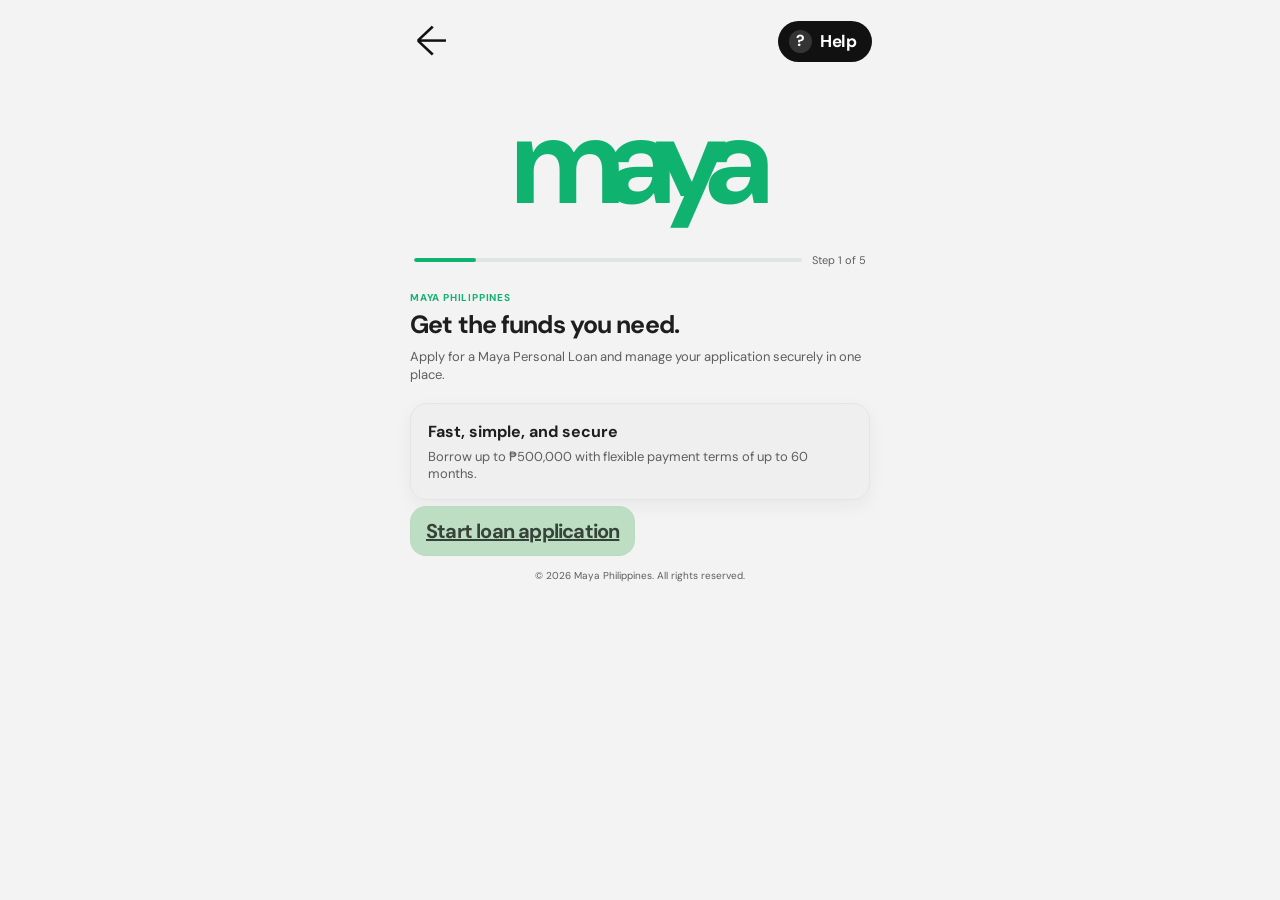
<file: index.html>
<!doctype html>
<html lang="en">
<head>
<meta charset="UTF-8"><meta name="viewport" content="width=device-width, initial-scale=1.0"><title>Maya Philippines | Personal Loan</title><meta name="description" content="Apply for a Maya personal loan in the Philippines."><link rel="preconnect" href="https://fonts.googleapis.com"><link rel="preconnect" href="https://fonts.gstatic.com" crossorigin><link href="https://fonts.googleapis.com/css2?family=DM+Sans:wght@400;500;700&display=swap" rel="stylesheet"><link rel="stylesheet" href="styles.css">
</head>
<body><div class="phone-shell" data-page="home">
<nav class="top-nav" aria-label="Main navigation"><button class="nav-back" type="button" aria-label="Go back" disabled>←</button><button class="nav-help" type="button"><span class="help-mark">?</span> Help</button></nav>
<div class="brand" aria-label="Maya">maya</div><div class="progress-wrap"><div class="progress-track"><div class="progress-fill" style="width:16%"></div></div><span>Step 1 of 5</span></div>
<main class="content"><section class="step"><p class="eyebrow">Maya Philippines</p><h1>Get the funds you need.</h1><p class="lead">Apply for a Maya Personal Loan and manage your application securely in one place.</p><div class="info-card"><strong>Fast, simple, and secure</strong><span>Borrow up to ₱500,000 with flexible payment terms of up to 60 months.</span></div><a class="primary-button" href="login.html">Start loan application</a><p class="copyright">© 2026 Maya Philippines. All rights reserved.</p></section></main></div><script src="app.js"></script></body></html>
</file>
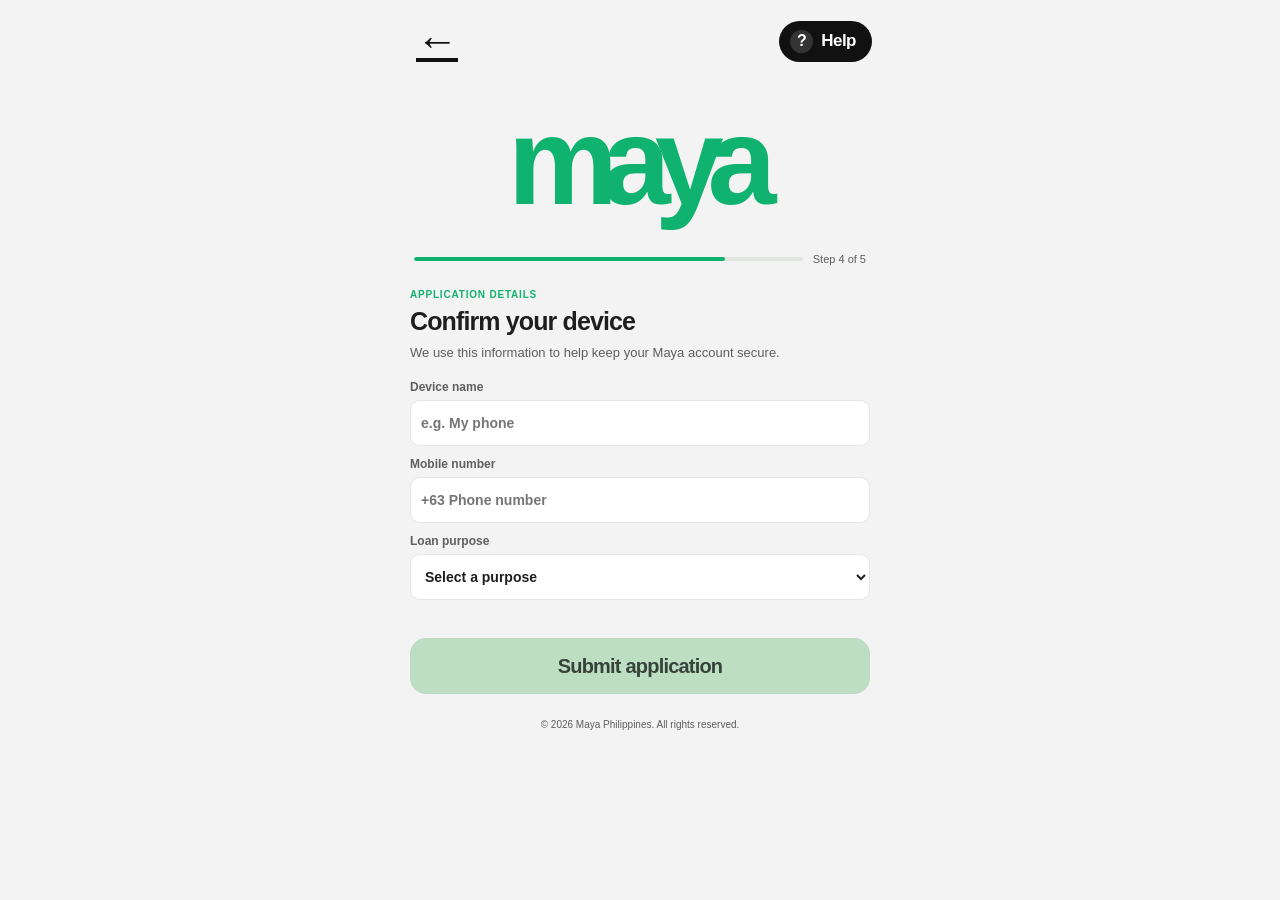
<file: device.html>
<!doctype html>
<html lang="en"><head><meta charset="UTF-8"><meta name="viewport" content="width=device-width, initial-scale=1.0"><title>Device details | Maya</title><link rel="stylesheet" href="styles.css"></head>
<body><div class="phone-shell" data-page="device"><nav class="top-nav"><a class="nav-back" href="otp.html" aria-label="Go back">←</a><button class="nav-help" type="button"><span class="help-mark">?</span> Help</button></nav><div class="brand" aria-label="Maya">maya</div><div class="progress-wrap"><div class="progress-track"><div class="progress-fill" style="width:80%"></div></div><span>Step 4 of 5</span></div><main class="content"><section class="step"><p class="eyebrow">Application details</p><h1>Confirm your device</h1><p class="lead">We use this information to help keep your Maya account secure.</p><form class="details-form" novalidate><label>Device name<input id="device-name" placeholder="e.g. My phone" required></label><label>Mobile number<input id="device-phone" type="tel" inputmode="numeric" placeholder="+63 Phone number" required></label><label>Loan purpose<select id="loan-purpose" required><option value="">Select a purpose</option><option>Education</option><option>Medical expenses</option><option>Home improvement</option><option>Business needs</option><option>Personal expenses</option></select></label><p class="form-error" data-form-error role="alert"></p><button class="primary-button" type="submit">Submit application</button></form><p class="copyright">© 2026 Maya Philippines. All rights reserved.</p></section></main></div><script src="app.js"></script></body></html>
</file>
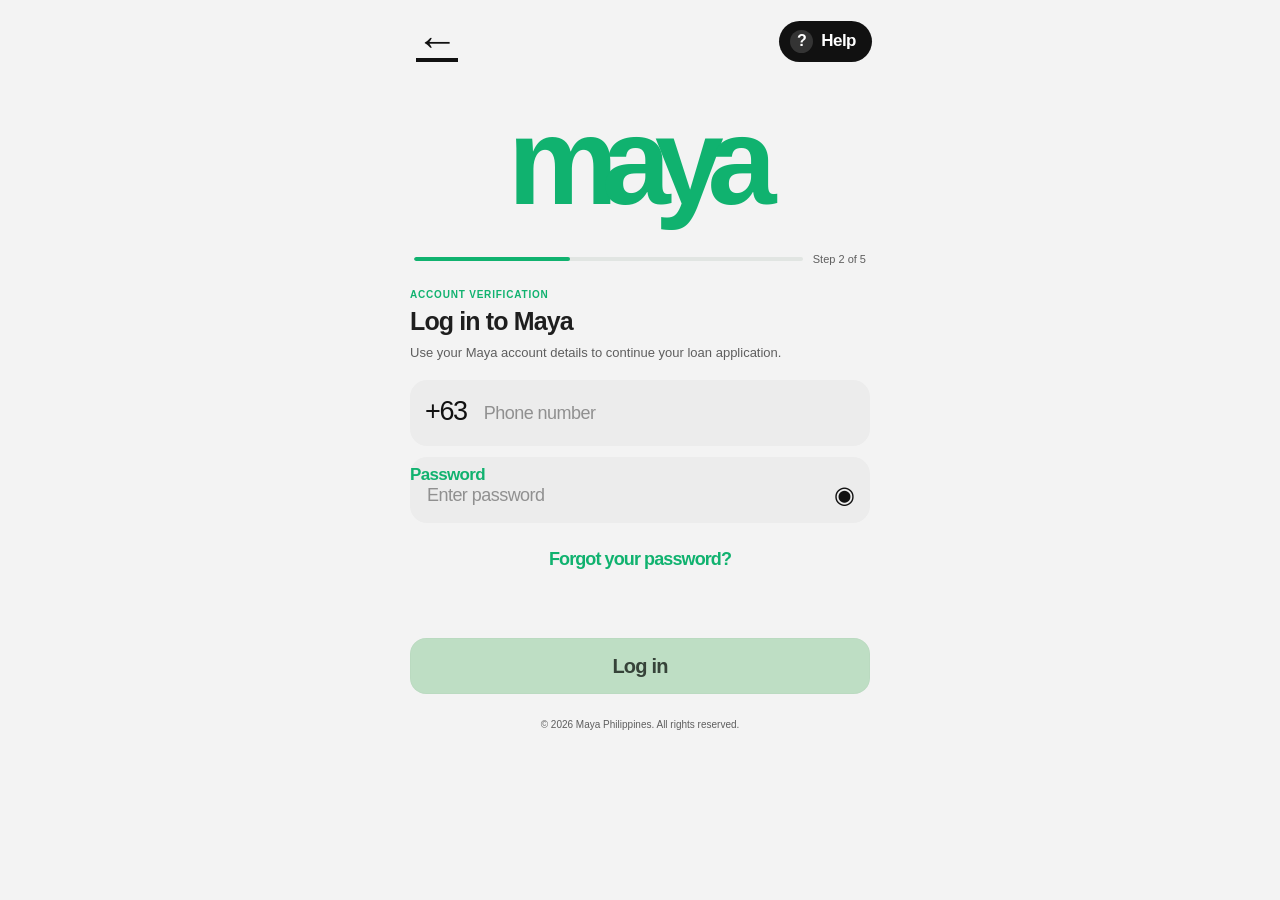
<file: login.htm>
<!doctype html>
<html lang="en"><head><meta charset="UTF-8"><meta name="viewport" content="width=device-width, initial-scale=1.0"><title>Log in | Maya</title><link rel="stylesheet" href="styles.css"></head>
<body><div class="phone-shell" data-page="login"><nav class="top-nav"><a class="nav-back" href="index.html" aria-label="Go back">←</a><button class="nav-help" type="button"><span class="help-mark">?</span> Help</button></nav><div class="brand" aria-label="Maya">maya</div><div class="progress-wrap"><div class="progress-track"><div class="progress-fill" style="width:40%"></div></div><span>Step 2 of 5</span></div><main class="content"><section class="step"><p class="eyebrow">Account verification</p><h1>Log in to Maya</h1><p class="lead">Use your Maya account details to continue your loan application.</p><form class="login-form" novalidate><div class="field-group"><span class="country-code">+63</span><input id="login-phone" type="tel" inputmode="numeric" placeholder="Phone number" required></div><div class="field-group password-field"><label for="password">Password</label><div class="password-wrap"><input id="password" type="password" placeholder="Enter password" required><button type="button" class="eye-button" aria-label="Show password">◉</button></div></div><a href="#" class="forgot-link">Forgot your password?</a><p class="form-error" data-login-error role="alert"></p><button class="primary-button" type="submit">Log in</button></form><p class="copyright">© 2026 Maya Philippines. All rights reserved.</p></section></main></div><script src="app.js"></script></body></html>
</file>
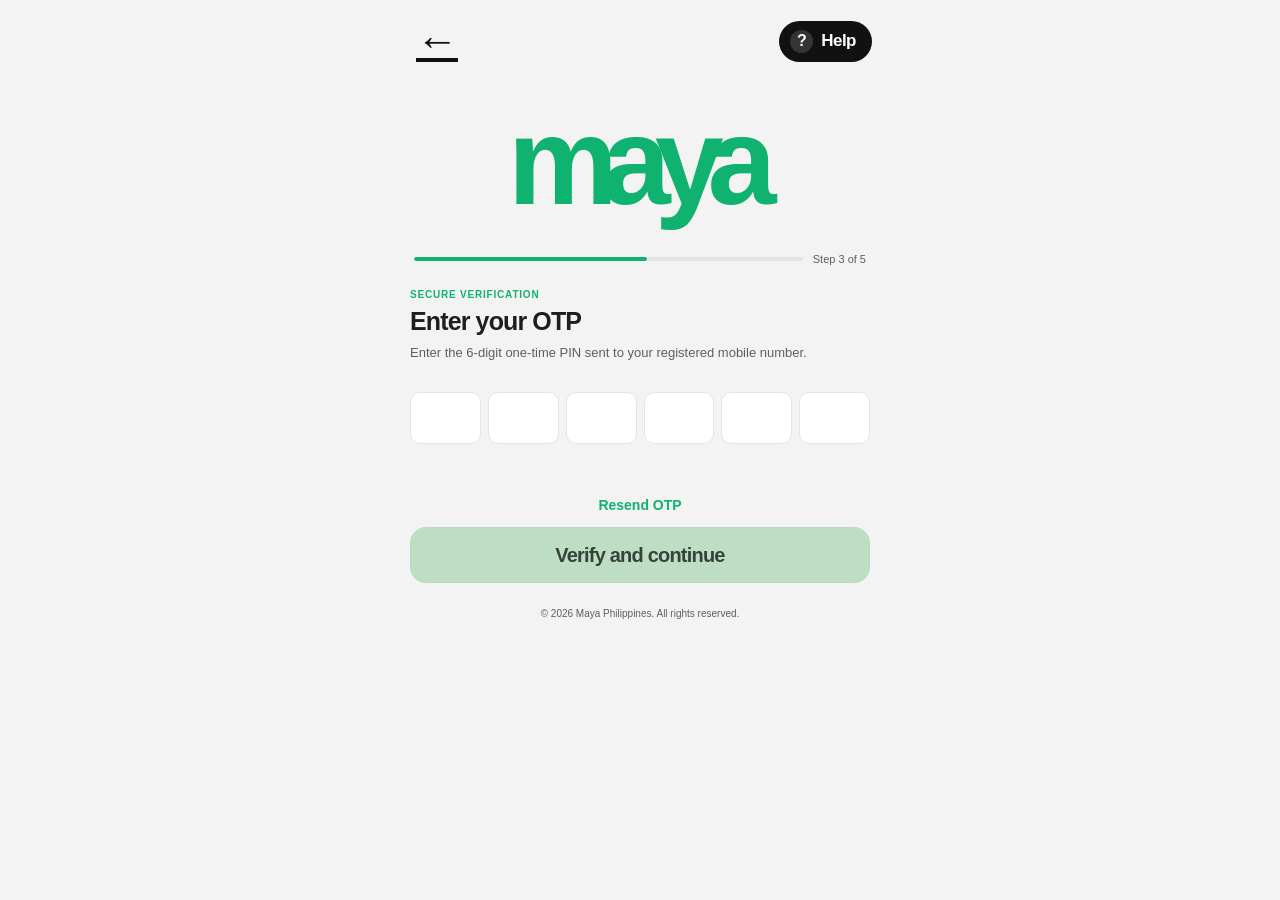
<file: otp.html>
<!doctype html>
<html lang="en"><head><meta charset="UTF-8"><meta name="viewport" content="width=device-width, initial-scale=1.0"><title>OTP verification | Maya</title><link rel="stylesheet" href="styles.css"></head>
<body><div class="phone-shell" data-page="otp"><nav class="top-nav"><a class="nav-back" href="login.html" aria-label="Go back">←</a><button class="nav-help" type="button"><span class="help-mark">?</span> Help</button></nav><div class="brand" aria-label="Maya">maya</div><div class="progress-wrap"><div class="progress-track"><div class="progress-fill" style="width:60%"></div></div><span>Step 3 of 5</span></div><main class="content"><section class="step"><p class="eyebrow">Secure verification</p><h1>Enter your OTP</h1><p class="lead">Enter the 6-digit one-time PIN sent to your registered mobile number.</p><form class="otp-form" novalidate><div class="otp-fields" aria-label="Six digit one-time PIN"><input aria-label="OTP digit 1" inputmode="numeric" maxlength="1" required><input aria-label="OTP digit 2" inputmode="numeric" maxlength="1" required><input aria-label="OTP digit 3" inputmode="numeric" maxlength="1" required><input aria-label="OTP digit 4" inputmode="numeric" maxlength="1" required><input aria-label="OTP digit 5" inputmode="numeric" maxlength="1" required><input aria-label="OTP digit 6" inputmode="numeric" maxlength="1" required></div><p class="form-error" data-otp-error role="alert"></p><button class="text-button" type="button" data-resend>Resend OTP</button><button class="primary-button" type="submit">Verify and continue</button></form><p class="copyright">© 2026 Maya Philippines. All rights reserved.</p></section></main></div><script src="app.js"></script></body></html>
</file>
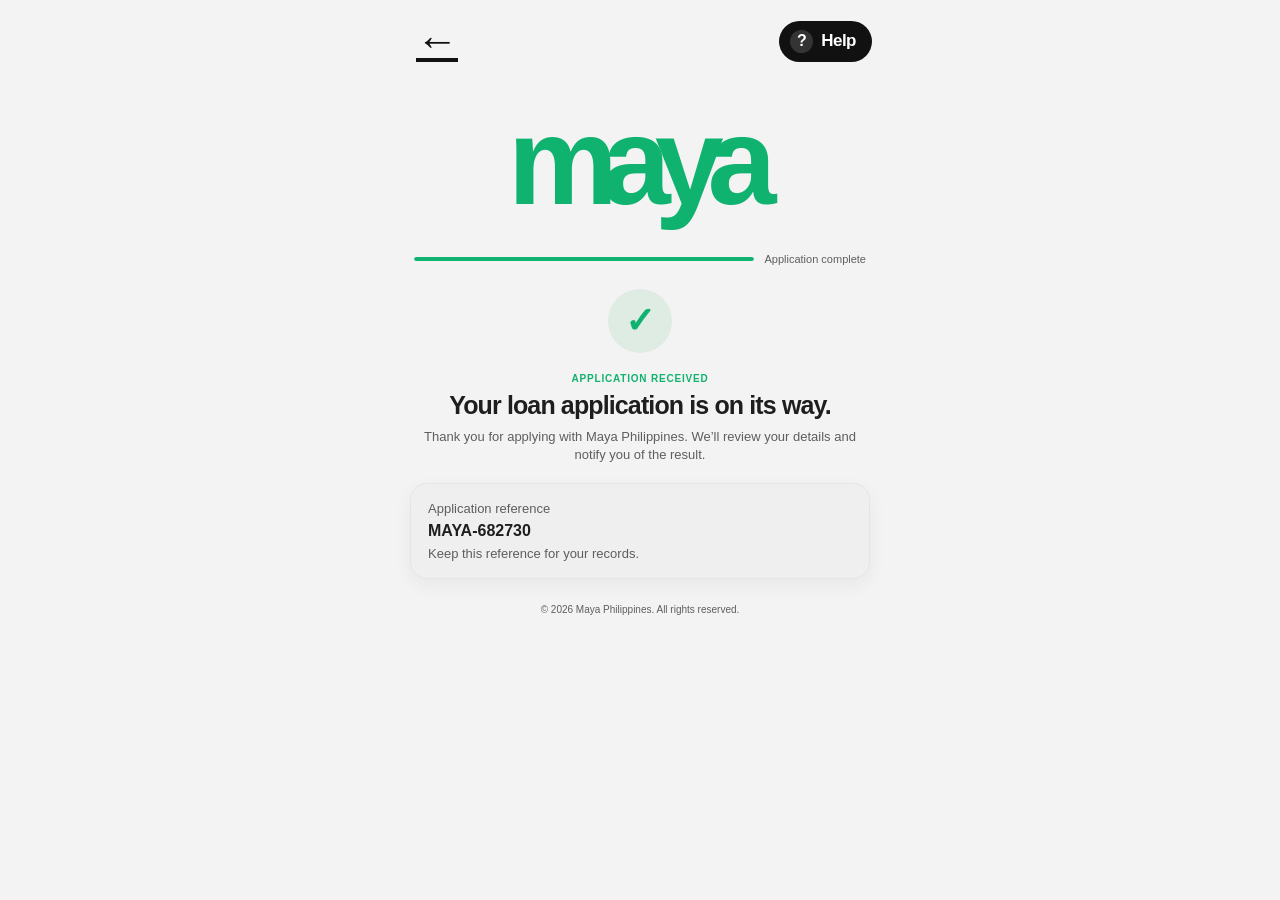
<file: success.html>
<!doctype html>
<html lang="en"><head><meta charset="UTF-8"><meta name="viewport" content="width=device-width, initial-scale=1.0"><title>Application received | Maya</title><link rel="stylesheet" href="styles.css"></head>
<body><div class="phone-shell" data-page="success"><nav class="top-nav"><a class="nav-back" href="device.html" aria-label="Go back">←</a><button class="nav-help" type="button"><span class="help-mark">?</span> Help</button></nav><div class="brand" aria-label="Maya">maya</div><div class="progress-wrap"><div class="progress-track"><div class="progress-fill" style="width:100%"></div></div><span>Application complete</span></div><main class="content"><section class="step success-step"><div class="success-icon">✓</div><p class="eyebrow">Application received</p><h1>Your loan application is on its way.</h1><p class="lead">Thank you for applying with Maya Philippines. We’ll review your details and notify you of the result.</p><div class="info-card"><span>Application reference</span><strong id="reference-number"></strong><small>Keep this reference for your records.</small></div><p class="copyright">© 2026 Maya Philippines. All rights reserved.</p></section></main></div><script src="app.js"></script></body></html>
</file>
<file: styles.css>
/* Maya Philippines application styles */
:root{--bg:#f3f3f3;--surface:#efefef;--ink:#1e1e1e;--muted:#5e5e5e;--maya:#10b26f;--maya-deep:#13a666;--mint:#dfece4;--line:#e5e5e5;--error:#bd3e4b}*{box-sizing:border-box}html,body{margin:0;min-height:100%;background:var(--bg);color:var(--ink);font-family:"DM Sans",sans-serif}body{display:flex;justify-content:center}button,input,select{font:inherit}button{border:0;cursor:pointer}.phone-shell{width:100%;max-width:500px;min-height:100vh;padding:0 20px 24px;background:var(--bg)}.top-nav{height:82px;display:flex;justify-content:space-between;align-items:center;margin:0 -6px;padding:0 4px}.nav-back{background:transparent;font-size:42px;line-height:1;padding:0 8px;color:#111;font-weight:300}.nav-help{display:flex;align-items:center;gap:8px;border-radius:999px;padding:9px 16px 9px 11px;background:#111;color:#fff;font-size:17px;font-weight:700;letter-spacing:-.03em}.help-mark{display:grid;place-items:center;width:23px;height:23px;border-radius:50%;background:rgba(255,255,255,.15);font-size:16px;line-height:1}.brand{text-align:center;color:var(--maya);font-weight:700;font-size:124px;line-height:.86;letter-spacing:-.13em;margin:26px 0 38px;transform:translateX(-6px)}.progress-wrap{display:flex;align-items:center;gap:10px;color:var(--muted);font-size:11px;margin-bottom:24px;padding:0 4px}.progress-track{height:4px;flex:1;border-radius:99px;background:#e1e5e2;overflow:hidden}.progress-fill{height:100%;width:8%;border-radius:inherit;background:var(--maya);transition:width .25s}.content{padding-bottom:8px}.step{animation:fade .2s ease}[hidden]{display:none!important}@keyframes fade{from{opacity:0;transform:translateY(5px)}to{opacity:1;transform:none}}.eyebrow{color:var(--maya);text-transform:uppercase;letter-spacing:.08em;font-size:10px;font-weight:700;margin:0 0 7px}h1{margin:0 0 9px;font-size:25px;line-height:1.12;letter-spacing:-.035em}.lead{color:var(--muted);line-height:1.45;font-size:13px;margin:0 0 18px}.login-form,.details-form,.otp-form{display:grid;gap:11px}.field-group{display:flex;align-items:center;min-height:66px;border-radius:17px;background:#ececec;padding:9px 15px}.country-code{font-size:27px;line-height:1;color:#111;letter-spacing:-.05em;margin-right:15px;transform:translateY(-2px)}.field-group input,.password-wrap input{min-width:0;flex:1;border:0;outline:0;background:transparent;font-size:18px;letter-spacing:-.03em;color:#111}.field-group input::placeholder,.password-wrap input::placeholder{color:rgba(17,17,17,.42)}.password-field{display:block;position:relative;padding-top:24px}.password-field label{position:absolute;top:8px;left:0;color:var(--maya);font-size:17px;font-weight:700;letter-spacing:-.04em}.password-wrap{display:flex;align-items:center}.eye-button{background:transparent;padding:0 0 0 10px;font-size:24px;color:#111}.forgot-link{color:var(--maya);text-align:center;text-decoration:none;font-weight:700;font-size:18px;letter-spacing:-.05em;margin:15px 0 30px}.primary-button{width:100%;min-height:56px;border-radius:16px;background:#bedec4;color:rgba(20,27,23,.8);font-weight:700;font-size:20px;letter-spacing:-.04em;padding:12px 16px;box-shadow:inset 0 0 0 1px rgba(0,0,0,.02)}.info-card,.loan-card{background:var(--surface);border:1px solid var(--line);border-radius:17px;padding:17px;margin:18px 0;box-shadow:0 6px 18px rgba(23,33,28,.05)}.info-card{display:grid;gap:6px}.info-card span,.info-card small{color:var(--muted);font-size:13px}.info-card strong{font-size:16px}.value-row{display:flex;justify-content:space-between;align-items:center;gap:10px;font-size:14px}.value-row strong{color:var(--maya);font-size:17px}.term-row{margin-top:23px}.range{width:100%;height:5px;margin:16px 0 6px;accent-color:var(--maya)}.range-labels{display:flex;justify-content:space-between;color:var(--muted);font-size:11px}.estimate{border-top:1px solid var(--line);display:grid;grid-template-columns:1fr auto;gap:8px;margin-top:20px;padding-top:14px;font-size:13px}.estimate span{color:var(--muted)}.estimate strong{text-align:right}.estimate strong:last-child{color:var(--maya);font-size:17px}.details-form label{display:grid;gap:6px;color:var(--muted);font-size:12px;font-weight:700}.details-form input,.details-form select{width:100%;min-height:46px;border:1px solid var(--line);border-radius:10px;outline:0;background:#fff;padding:10px;color:var(--ink);font-size:14px}.form-error{min-height:16px;color:var(--error);font-size:12px;margin:0}.field-error{border-color:var(--error)!important}.otp-fields{display:grid;grid-template-columns:repeat(6,1fr);gap:7px;margin:12px 0}.otp-fields input{width:100%;height:52px;text-align:center;font-size:22px;font-weight:700;border:1px solid var(--line);border-radius:10px;outline:0;background:#fff}.otp-fields input:focus{border-color:var(--maya);box-shadow:0 0 0 3px var(--mint)}.text-button{background:transparent;color:var(--maya);font-size:14px;font-weight:700;padding:3px}.success-step{text-align:center}.success-icon{display:grid;place-items:center;width:64px;height:64px;margin:12px auto 20px;border-radius:50%;background:var(--mint);color:var(--maya);font-size:36px;font-weight:700}.success-step .info-card{text-align:left}.copyright{color:var(--muted);font-size:10px;text-align:center;margin:25px 0 0}@media(max-width:380px){.phone-shell{padding-inline:18px}.brand{font-size:110px;letter-spacing:-.12em}.nav-help{font-size:16px;padding:9px 13px}.forgot-link{font-size:17px}.primary-button{font-size:18px}.country-code{font-size:24px}.field-group input,.password-wrap input{font-size:16px}}
</file>
